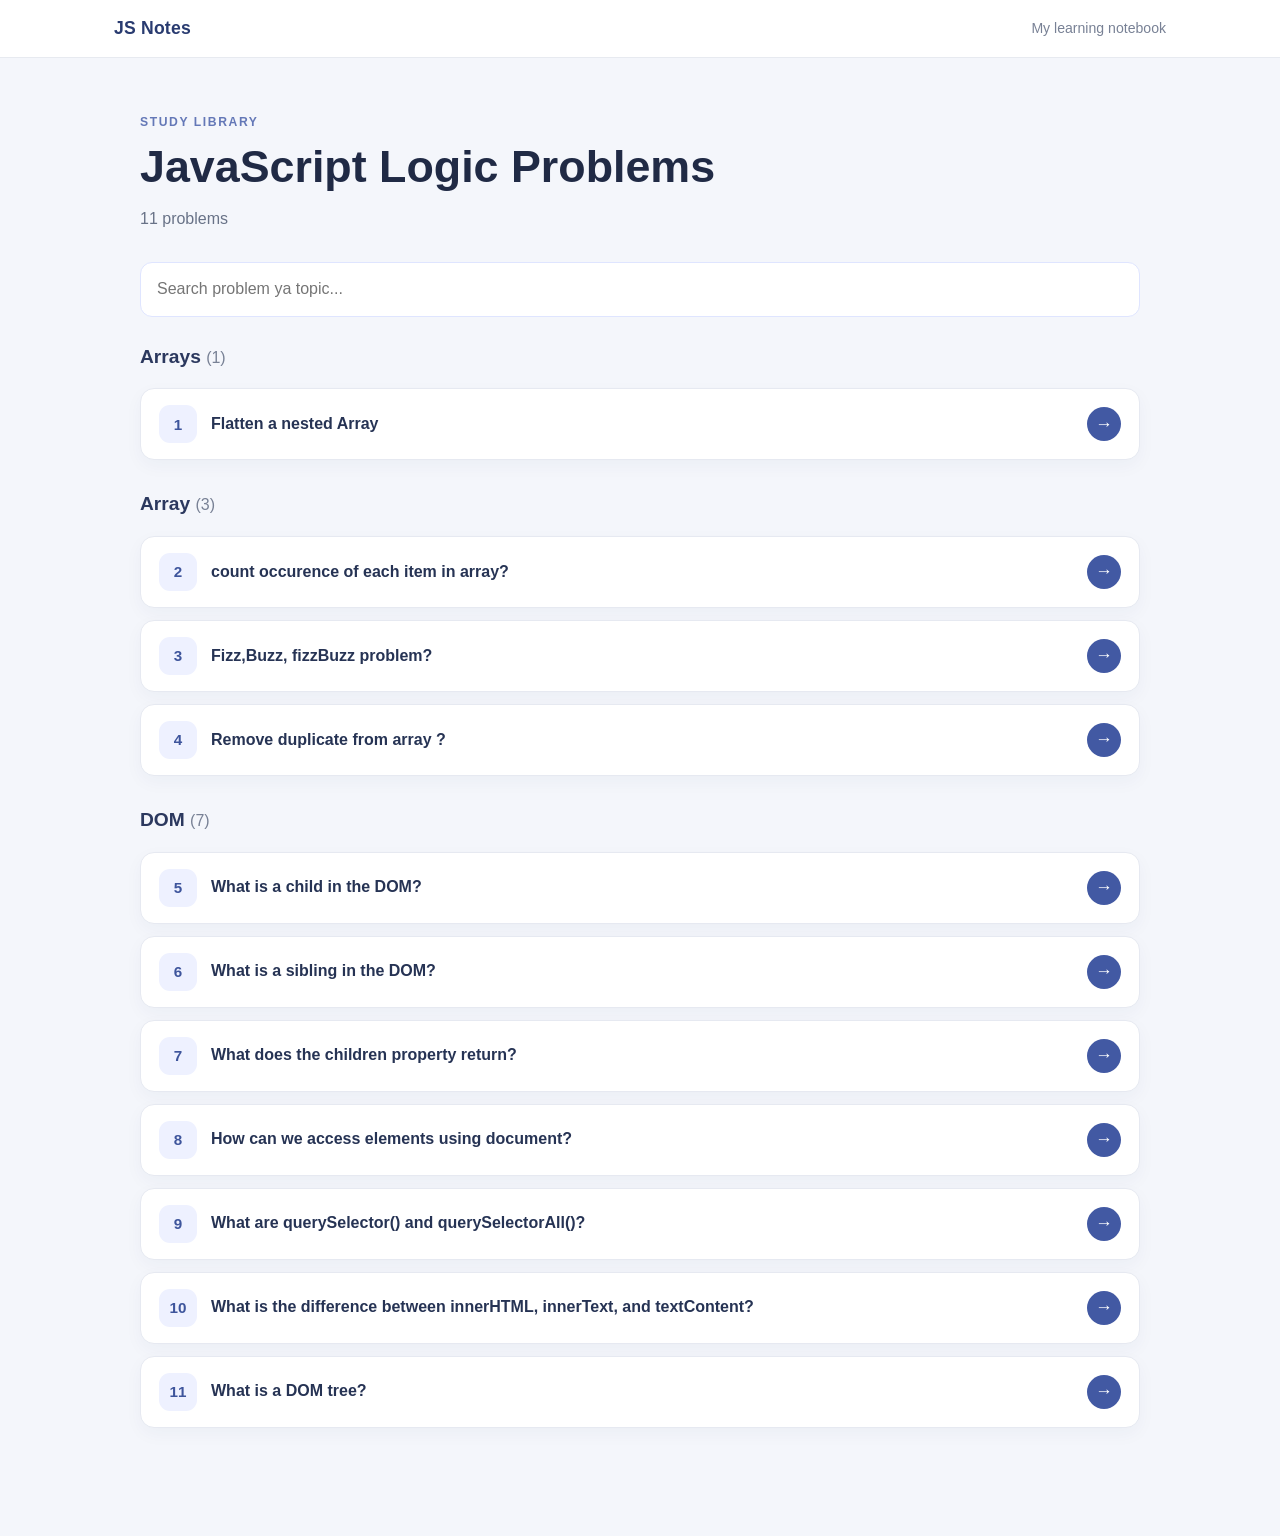
<file: logic-problems/index.html>
<!DOCTYPE html>
<html lang="en">
<head>
  <meta charset="UTF-8">
  <meta name="viewport" content="width=device-width, initial-scale=1.0">
  <title>JavaScript Lecture Notes</title>
  <link rel="stylesheet" href="style.css">
</head>
<body>
  <header class="site-header">
    <div class="header-inner">
      <a class="brand" href="index.html">JS Notes</a>
      <span class="header-label">My learning notebook</span>
    </div>
  </header>

  <main class="container index-page">
    <section class="intro">
      <p class="eyebrow">Study library</p>
      <h1>JavaScript Logic Problems</h1>
      <p id="count"></p>
    </section>

    <input id="search" class="search-box" type="search" placeholder="Search problem ya topic...">
    <div id="list"></div>
  </main>

  <script src="problems.js"></script>
  <script>
    const list = document.getElementById("list");
    const search = document.getElementById("search");
    document.getElementById("count").textContent = PROBLEMS.length + " problems";

    function render(items) {
      const groups = {};
      items.forEach(p => (groups[p.topic] ||= []).push(p));

      list.innerHTML = Object.entries(groups).map(([topic, arr]) => `
        <h2 class="list-title">${topic} <small>(${arr.length})</small></h2>
        <ol class="problems">
          ${arr.map(p => `
            <li><a class="problem-link" href="problem.html?id=${p.id}">
              <span class="p-num">${p.id}</span>
              <span class="p-text">${p.title}</span>
              <span class="p-arrow">→</span>
            </a></li>`).join("")}
        </ol>`).join("") || "<p>Kuch nahi mila.</p>";
    }

    search.addEventListener("input", () => {
      const q = search.value.toLowerCase();
      render(PROBLEMS.filter(p => (p.title + p.topic + p.id).toLowerCase().includes(q)));
    });

    render(PROBLEMS);
  </script>
</body>
</html>
</file>
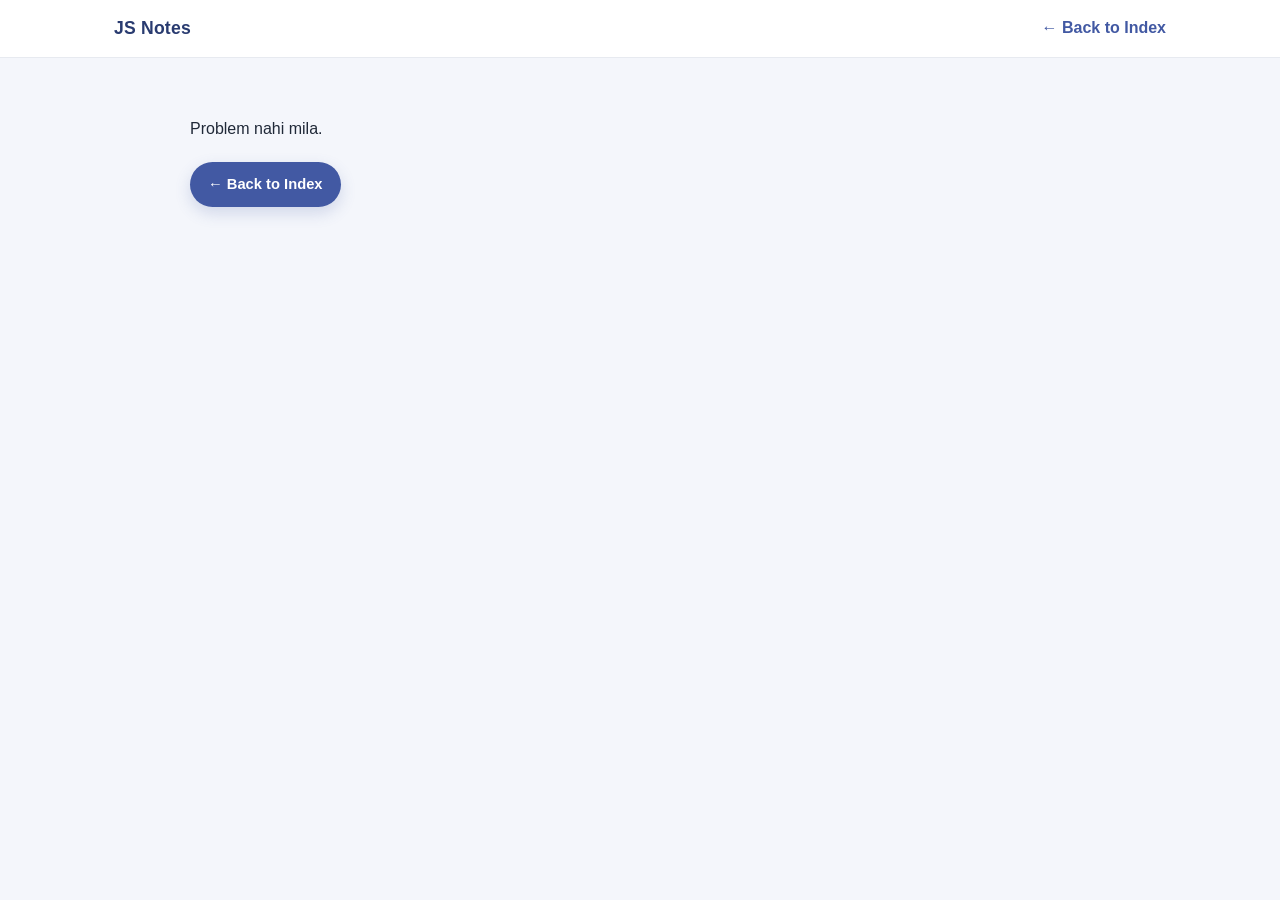
<file: logic-problems/problem.html>
<!DOCTYPE html>
<html lang="en">
<head>
  <meta charset="UTF-8">
  <meta name="viewport" content="width=device-width, initial-scale=1.0">
  <title>Problem — JS Notes</title>
  <link rel="stylesheet" href="style.css">
</head>
<body class="lecture-page">
  <header class="site-header">
    <div class="header-inner">
      <a class="brand" href="index.html">JS Notes</a>
      <a class="back-link" href="index.html">← Back to Index</a>
    </div>
  </header>

  <main class="container lecture-container" id="content"></main>

  <script src="problems.js"></script>
  <script>
    const id = Number(new URLSearchParams(location.search).get("id"));
    const i = PROBLEMS.findIndex(p => p.id === id);
    const box = document.getElementById("content");

    if (i === -1) {
      box.innerHTML = '<p>Problem nahi mila.</p><a class="back-btn" href="index.html">← Back to Index</a>';
    } else {
      const p = PROBLEMS[i];
      const prev = PROBLEMS[i - 1], next = PROBLEMS[i + 1];
      document.title = p.title + " — JS Notes";

      box.innerHTML = `
        <section class="lecture-hero">
          <p class="eyebrow">${p.topic}</p>
          <h1>Problem ${p.id}</h1>
        </section>
        <article class="card question-card"><h2>Question ❓</h2><p>${p.title}</p></article>
        <article class="card answer-card"><h2>✅ Answer</h2><p>${p.answer}</p></article>
        <article class="card example-card"><h2>💡 Example</h2><pre><code id="code"></code></pre></article>
        <div class="nav-row">
          ${prev ? `<a class="back-btn" href="problem.html?id=${prev.id}">← Prev</a>` : "<span></span>"}
          <a class="back-btn" href="index.html">Index</a>
          ${next ? `<a class="back-btn" href="problem.html?id=${next.id}">Next →</a>` : "<span></span>"}
        </div>`;

      document.getElementById("code").textContent = p.code;
    }
  </script>
</body>
</html>
</file>
<file: logic-problems/style.css>
*{box-sizing:border-box}
:root{font-family:Inter,Segoe UI,Arial,sans-serif;color:#202938;background:#f4f6fb;font-synthesis:none}
html{scroll-behavior:smooth}
body{margin:0;line-height:1.65}
a{color:inherit;text-decoration:none}

/* Header */
.site-header{background:#fff;border-bottom:1px solid #e7eaf0;position:sticky;top:0;z-index:10}
.header-inner{max-width:1100px;margin:auto;padding:14px 24px;display:flex;align-items:center;justify-content:space-between;gap:16px}
.brand{font-size:1.1rem;font-weight:800;color:#293b70;letter-spacing:.2px}
.header-label{font-size:.88rem;color:#788195}
.back-link{font-weight:650;color:#4259a3}

/* Layout */
.container{width:min(100% - 40px,1000px);margin:0 auto}
.index-page{padding:54px 0 80px}
.intro,.lecture-hero{margin-bottom:30px}
.eyebrow{font-size:.76rem;text-transform:uppercase;letter-spacing:.13em;color:#6478b7;font-weight:800;margin:0 0 8px}
h1{font-size:clamp(1.9rem,4vw,2.8rem);line-height:1.2;margin:0 0 12px;color:#202a45}
.intro p:not(.eyebrow),.lecture-hero p:not(.eyebrow){color:#687287;margin:0}

/* Index: search + list */
.search-box{width:100%;padding:13px 16px;margin:0 0 24px;border:1px solid #dfe5ff;border-radius:12px;font:inherit;background:#fff;color:#202938}
.search-box:focus{outline:none;border-color:#4259a3;box-shadow:0 0 0 3px #4259a322}
.list-title{font-size:1.2rem;margin:0 0 16px;color:#2b385e}
.list-title small{color:#788195;font-weight:500}
.problems{list-style:none;margin:0 0 28px;padding:0;display:grid;gap:12px}
.problem-link{display:flex;align-items:center;gap:14px;padding:16px 18px;background:#fff;border:1px solid #e6e9f1;border-radius:14px;box-shadow:0 6px 18px #26365b0a;transition:transform .2s,border-color .2s,box-shadow .2s,background .2s}
.problem-link:hover,.problem-link:focus-visible{transform:translateX(4px);border-color:#aab7e5;box-shadow:0 10px 26px #26365b14;background:#fafbff;outline:none}
.p-num{min-width:38px;height:38px;padding:0 6px;flex-shrink:0;border-radius:11px;background:#eef1ff;color:#3e559c;font-weight:800;display:grid;place-items:center;font-size:.95rem}
.p-text{flex:1;font-weight:600;color:#263354;line-height:1.4}
.p-arrow{width:34px;height:34px;flex-shrink:0;border-radius:50%;background:#4259a3;color:#fff;display:grid;place-items:center;font-size:1.1rem;transition:transform .2s}
.problem-link:hover .p-arrow{transform:translateX(3px)}

/* Problem page */
.lecture-container{max-width:900px;padding:42px 0 70px}
.lecture-hero{padding:10px 0 14px}
.card{background:#fff;border:1px solid #e7eaf1;border-radius:14px;padding:22px 24px;margin:0 0 16px;box-shadow:0 7px 22px #26365b08}
.card h2{font-size:1.12rem;line-height:1.35;margin:0 0 12px;color:#2b385e}
.card p{margin:0 0 12px;color:#465168}
.card p:last-child{margin-bottom:0}
.question-card{background:#f0f3ff;border-color:#dfe5ff}
.question-card h2{color:#3e559c}
.question-card p{font-weight:650;color:#28375d;margin:0}
.answer-card{border-left:4px solid #4f9b78}
.example-card{border-left:4px solid #d59a40}

/* Code */
pre{overflow:auto;background:#172033;color:#e8edf8;padding:16px 18px;border-radius:10px;font-size:.9rem;line-height:1.55;margin:0}
code{font-family:Consolas,Monaco,monospace}
:not(pre)>code{background:#f0f2f7;color:#a04445;padding:2px 5px;border-radius:5px;font-size:.9em}

/* Buttons */
.back-btn{display:inline-flex;align-items:center;justify-content:center;gap:8px;margin-top:4px;padding:10px 18px;background:#4259a3;color:#fff !important;border-radius:999px;font-weight:650;font-size:.92rem;box-shadow:0 6px 16px #4259a333;transition:transform .2s,background .2s}
.back-btn:hover{background:#344a8c;transform:translateY(-2px)}
.nav-row{display:flex;justify-content:space-between;align-items:center;gap:10px;margin-top:8px}

/* Mobile */
@media(max-width:650px){
  .header-inner{padding:12px 18px}
  .header-label{display:none}
  .container{width:min(100% - 28px,900px)}
  .index-page{padding-top:38px}
  .lecture-container{padding-top:30px}
  .card{padding:18px}
  .problem-link{padding:14px;gap:12px}
  .p-num{min-width:34px;height:34px}
  .p-text{font-size:.95rem}
  .nav-row .back-btn{flex:1;padding:10px 8px}
}
</file>
